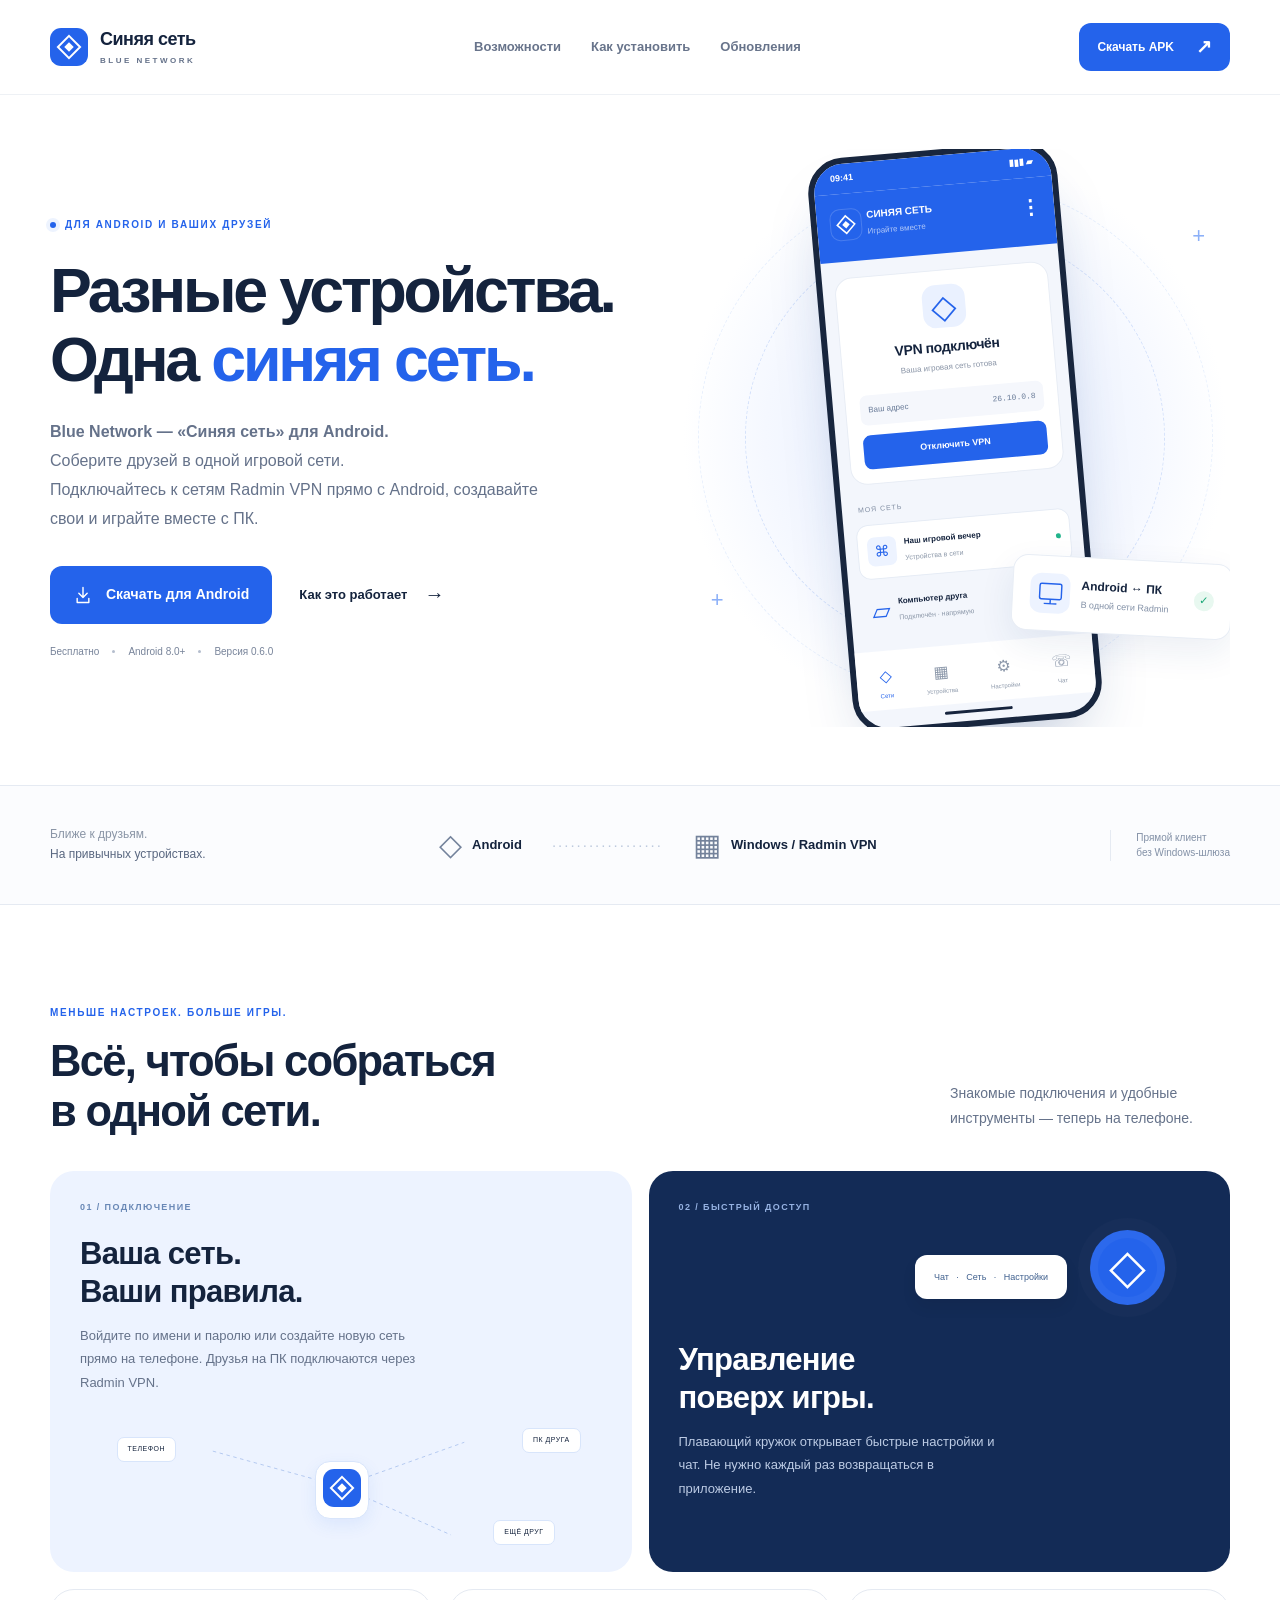
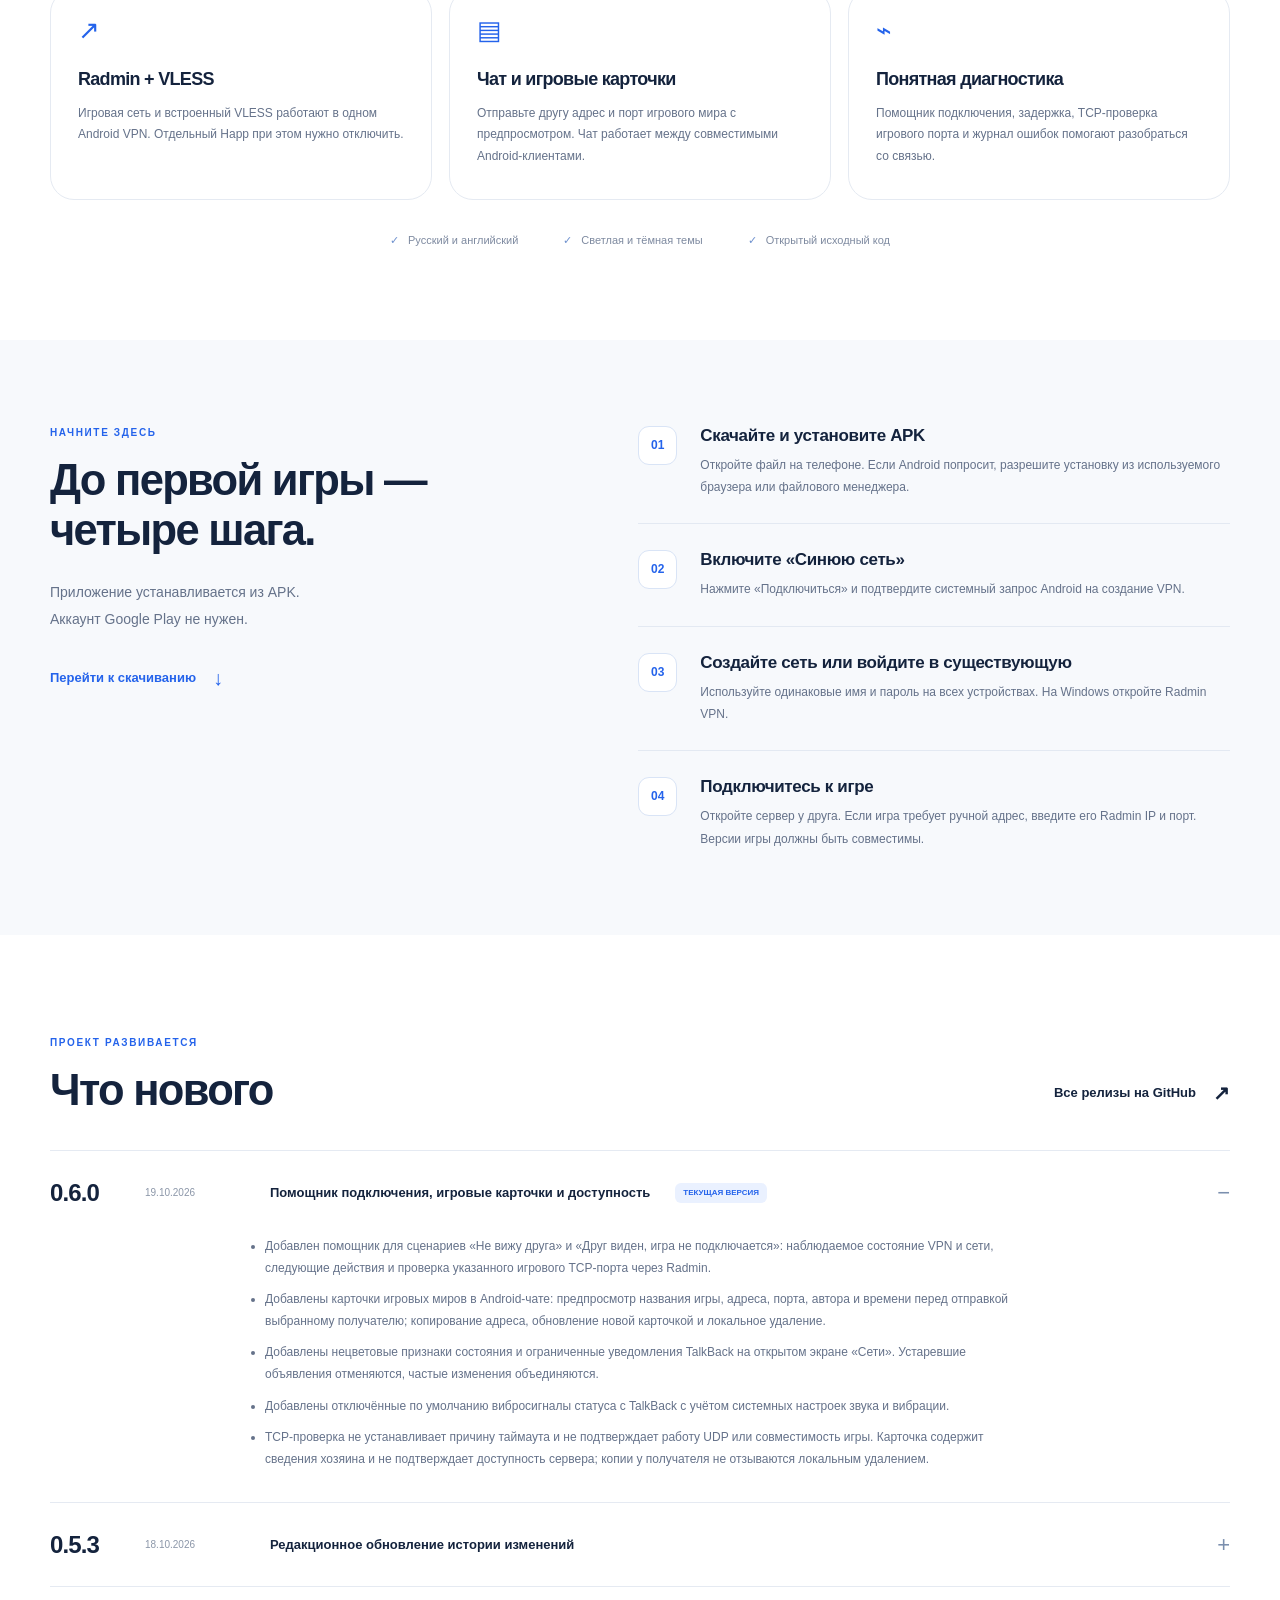
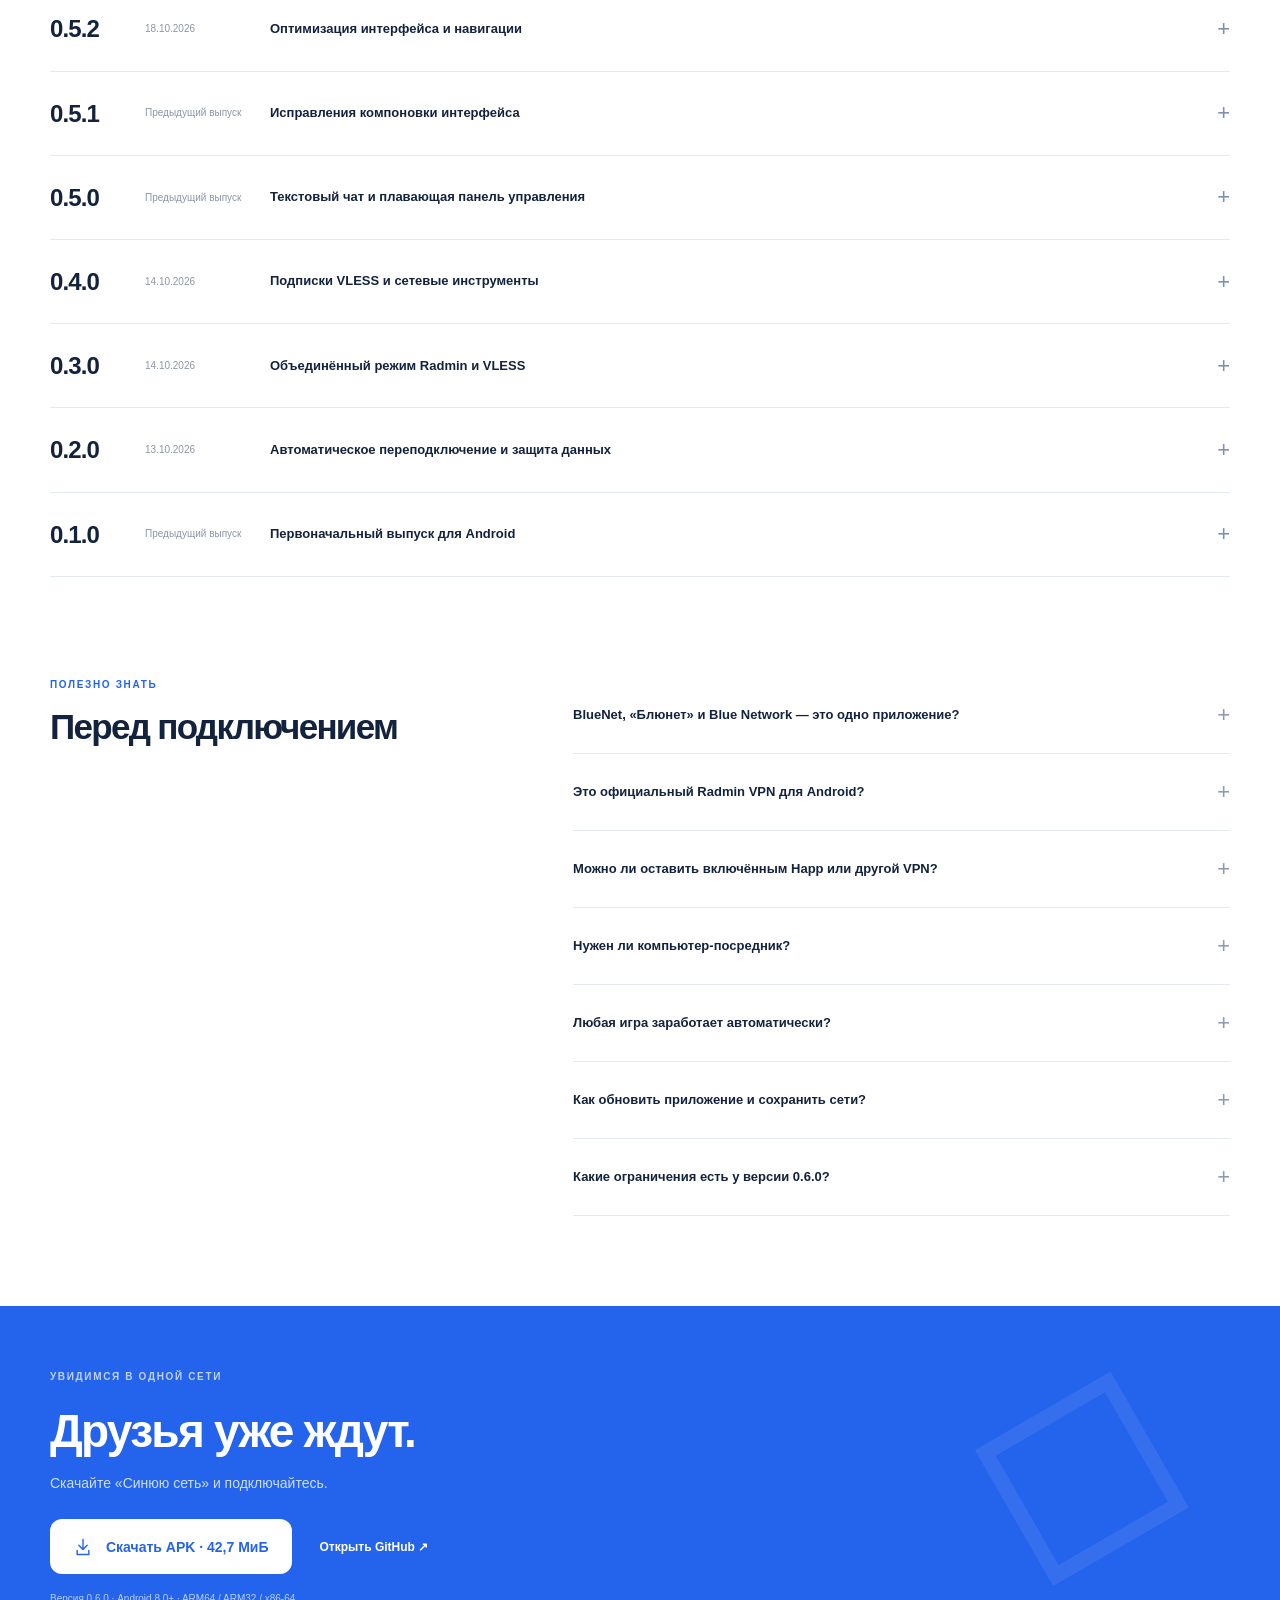
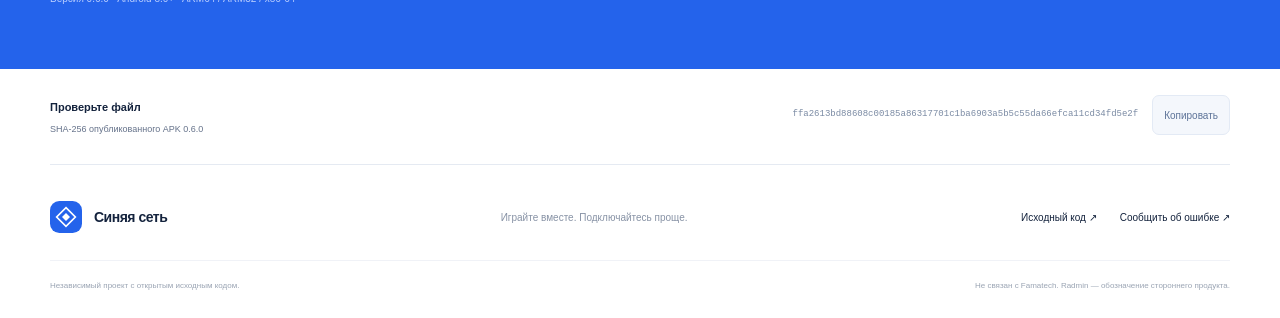
<file: index.html>
<!doctype html>
<html lang="ru">
<head>
  <meta charset="utf-8"><meta name="viewport" content="width=device-width, initial-scale=1">
  <meta name="theme-color" content="#2463eb"><meta name="description" content="Blue Network («Синяя сеть») — неофициальный Android-клиент сетей Radmin VPN. Скачайте APK, создавайте сети и играйте с друзьями на телефонах и ПК.">
  <meta property="og:title" content="Blue Network — Синяя сеть: скачать APK для Android"><meta property="og:description" content="Blue Network («Синяя сеть») — неофициальный Android-клиент сетей Radmin VPN. Скачайте APK, создавайте сети и играйте с друзьями на телефонах и ПК."><meta property="og:type" content="website">
  <link rel="canonical" href="https://nozomit01.github.io/"><meta property="og:url" content="https://nozomit01.github.io/">
  <title>Blue Network — Синяя сеть: скачать APK для Android</title>
  <meta name="robots" content="index, follow"><meta property="og:site_name" content="Синяя сеть — Blue Network"><meta property="og:locale" content="ru_RU">
  <script type="application/ld+json">{"@context":"https://schema.org","@graph":[{"@type":"WebSite","@id":"https://nozomit01.github.io/#website","url":"https://nozomit01.github.io/","name":"Синяя сеть","alternateName":["Blue Network","BlueNet","Блюнет"],"inLanguage":"ru"},{"@type":"MobileApplication","name":"Синяя сеть","alternateName":["Blue Network","BlueNet","Блюнет"],"url":"https://nozomit01.github.io/","description":"Неофициальный Android-клиент сетей Radmin VPN для совместной игры с телефонами и ПК. Независимый проект, не связанный с Famatech.","operatingSystem":"Android 8.0 и выше","applicationCategory":"UtilitiesApplication","softwareVersion":"0.6.0","downloadUrl":"https://raw.githubusercontent.com/Nozomit01/Bluenet/refs/tags/v0.6.0/releases/BlueNetwork-0.6.0.apk","offers":{"@type":"Offer","price":"0","priceCurrency":"USD"},"@id":"https://nozomit01.github.io/#app"}]}</script>
  <link rel="icon" href="./assets/icon.svg" type="image/svg+xml"><link rel="stylesheet" href="./style.css"><script src="./app.js" defer></script>
</head>
<body>
<a class="skip" href="#main">Перейти к содержимому</a>
<header class="header"><div class="wrap nav">
  <a class="brand" href="#" aria-label="Синяя сеть — на главную"><img src="./assets/icon.svg" alt="" width="38" height="38"><span>Синяя сеть<span class="brand-sub">BLUE NETWORK</span></span></a>
  <nav aria-label="Основная навигация"><a href="#features">Возможности</a><a href="#install">Как установить</a><a href="#updates">Обновления</a></nav>
  <a class="button button-small" href="#download">Скачать APK <span aria-hidden="true">↗</span></a>
</div></header>
<main id="main">
<section class="hero wrap">
  <div class="hero-copy"><div class="eyebrow"><span class="status-dot"></span> ДЛЯ ANDROID И ВАШИХ ДРУЗЕЙ</div>
    <h1>Разные устройства.<br>Одна <span>синяя сеть.</span></h1>
    <p class="lead"><strong>Blue Network — «Синяя сеть» для Android.</strong><br>Соберите друзей в одной игровой сети.<br class="desktop-break"> Подключайтесь к сетям Radmin VPN прямо с&nbsp;Android, создавайте свои и играйте вместе с&nbsp;ПК.</p>
    <div class="hero-actions"><a class="button button-main" data-apk href="https://raw.githubusercontent.com/Nozomit01/Bluenet/refs/tags/v0.6.0/releases/BlueNetwork-0.6.0.apk"><svg viewBox="0 0 24 24" aria-hidden="true"><path d="M12 3v12m-5-5 5 5 5-5M5 16v5h14v-5"/></svg>Скачать для Android</a><a class="text-link" href="#install">Как это работает <span aria-hidden="true">→</span></a></div>
    <div class="hero-meta"><span>Бесплатно</span><i></i><span>Android 8.0+</span><i></i><span>Версия 0.6.0</span></div>
  </div>
  <div class="hero-visual" aria-label="Демонстрация интерфейса и подключения телефона к компьютеру">
    <div class="orbit orbit-one"></div><div class="orbit orbit-two"></div><div class="visual-cross cross-one">+</div><div class="visual-cross cross-two">+</div>
    <div class="phone"><div class="phone-status"><span>09:41</span><span aria-hidden="true">▮▮▮ ▰</span></div><div class="phone-head"><img src="./assets/icon.svg" width="30" height="30" alt=""><div>СИНЯЯ СЕТЬ<small>Играйте вместе</small></div><span class="phone-menu" aria-hidden="true">⋮</span></div>
      <div class="phone-body"><div class="phone-connected"><div class="connection-symbol">◇</div><strong>VPN подключён</strong><span class="phone-muted">Ваша игровая сеть готова</span><div class="ip"><span>Ваш адрес</span><code>26.10.0.8</code></div><div class="demo-control">Отключить VPN</div></div><div class="phone-label">МОЯ СЕТЬ</div><div class="phone-network"><div class="network-icon">⌘</div><div><strong>Наш игровой вечер</strong><small>Устройства в сети</small></div><span class="tiny-dot"></span></div><div class="phone-peer"><span class="peer-icon">▱</span><div><strong>Компьютер друга</strong><small>Подключён · напрямую</small></div><span class="signal" aria-label="Уровень сигнала"><i></i><i></i><i></i><i></i></span></div></div>
      <div class="phone-tabs"><span class="phone-tab-active">◇<small>Сети</small></span><span>▦<small>Устройства</small></span><span>⚙<small>Настройки</small></span><span>☏<small>Чат</small></span></div><div class="phone-home"></div>
    </div>
    <div class="pc-badge"><div class="pc-icon"><svg viewBox="0 0 32 32" aria-hidden="true"><rect x="4" y="5" width="24" height="17" rx="2"/><path d="M16 22v5m-7 0h14"/></svg></div><div><strong>Android ↔ ПК</strong><small>В одной сети Radmin</small></div><span class="badge-check">✓</span></div>
    <div class="visual-caption">Пример интерфейса · данные демонстрационные</div>
  </div>
</section>
<section class="compatibility"><div class="wrap compatibility-inner"><span class="compat-title">Ближе к друзьям.<br><strong>На привычных устройствах.</strong></span><div><span class="compat-glyph">◇</span><strong>Android</strong></div><span class="connection-line" aria-hidden="true">··················</span><div><span class="compat-glyph">▦</span><strong>Windows / Radmin VPN</strong></div><span class="compat-note">Прямой клиент<br>без Windows-шлюза</span></div></section>
<section class="section wrap" id="features"><div class="section-top"><div><span class="eyebrow">МЕНЬШЕ НАСТРОЕК. БОЛЬШЕ ИГРЫ.</span><h2>Всё, чтобы собраться<br>в&nbsp;одной сети.</h2></div><p class="section-intro">Знакомые подключения и удобные инструменты — теперь на телефоне.</p></div>
  <div class="feature-grid"><article class="feature feature-large"><div class="feature-index">01 / ПОДКЛЮЧЕНИЕ</div><h3>Ваша сеть.<br>Ваши правила.</h3><p>Войдите по имени и паролю или создайте новую сеть прямо на телефоне. Друзья на ПК подключаются через Radmin VPN.</p><div class="network-demo" aria-hidden="true"><span class="node node-a">ТЕЛЕФОН</span><span class="node node-center"><img src="./assets/icon.svg" width="38" height="38" alt=""></span><span class="node node-b">ПК ДРУГА</span><span class="node node-c">ЕЩЁ ДРУГ</span><svg viewBox="0 0 450 170"><path d="M80 50 225 90 365 40M225 90 350 145"/></svg></div></article>
  <article class="feature feature-dark"><div class="feature-index">02 / БЫСТРЫЙ ДОСТУП</div><span class="bubble-demo" aria-hidden="true">◇<span>Чат&nbsp; &nbsp;·&nbsp; &nbsp;Сеть&nbsp; &nbsp;·&nbsp; &nbsp;Настройки</span></span><h3>Управление<br>поверх игры.</h3><p>Плавающий кружок открывает быстрые настройки и чат. Не нужно каждый раз возвращаться в приложение.</p></article>
  <article class="feature feature-small"><div class="feature-icon" aria-hidden="true">↗</div><h3>Radmin + VLESS</h3><p>Игровая сеть и встроенный VLESS работают в одном Android VPN. Отдельный Happ при этом нужно отключить.</p></article>
  <article class="feature feature-small"><div class="feature-icon" aria-hidden="true">▤</div><h3>Чат и игровые карточки</h3><p>Отправьте другу адрес и порт игрового мира с предпросмотром. Чат работает между совместимыми Android-клиентами.</p></article>
  <article class="feature feature-small"><div class="feature-icon" aria-hidden="true">⌁</div><h3>Понятная диагностика</h3><p>Помощник подключения, задержка, TCP-проверка игрового порта и журнал ошибок помогают разобраться со связью.</p></article>
  </div>
  <div class="feature-foot"><span>Русский и английский</span><span>Светлая и тёмная темы</span><span>Открытый исходный код</span></div>
</section>
<section class="install-section" id="install"><div class="wrap install-layout"><div class="install-heading"><span class="eyebrow">НАЧНИТЕ ЗДЕСЬ</span><h2>До первой игры —<br>четыре шага.</h2><p>Приложение устанавливается из APK.<br>Аккаунт Google Play не нужен.</p><a class="text-link" href="#download">Перейти к скачиванию <span aria-hidden="true">↓</span></a></div><ol class="steps"><li><span>01</span><div><h3>Скачайте и установите APK</h3><p>Откройте файл на телефоне. Если Android попросит, разрешите установку из используемого браузера или файлового менеджера.</p></div></li><li><span>02</span><div><h3>Включите «Синюю сеть»</h3><p>Нажмите «Подключиться» и подтвердите системный запрос Android на создание VPN.</p></div></li><li><span>03</span><div><h3>Создайте сеть или войдите в существующую</h3><p>Используйте одинаковые имя и пароль на всех устройствах. На Windows откройте Radmin VPN.</p></div></li><li><span>04</span><div><h3>Подключитесь к игре</h3><p>Откройте сервер у друга. Если игра требует ручной адрес, введите его Radmin IP и порт. Версии игры должны быть совместимы.</p></div></li></ol></div></section>
<section class="section wrap" id="updates"><div class="section-top"><div><span class="eyebrow">ПРОЕКТ РАЗВИВАЕТСЯ</span><h2>Что нового</h2></div><a class="text-link" href="https://github.com/Nozomit01/Bluenet/releases" target="_blank" rel="noopener noreferrer">Все релизы на GitHub <span aria-hidden="true">↗</span></a></div><div id="release-notes"><details class="release" open><summary><span class="release-version">0.6.0</span><span class="release-date">19.10.2026</span><span class="release-title">Помощник подключения, игровые карточки и доступность</span><span class="release-tag">ТЕКУЩАЯ ВЕРСИЯ</span></summary><ul><li>Добавлен помощник для сценариев «Не вижу друга» и «Друг виден, игра не подключается»: наблюдаемое состояние VPN и сети, следующие действия и проверка указанного игрового TCP-порта через Radmin.</li><li>Добавлены карточки игровых миров в Android-чате: предпросмотр названия игры, адреса, порта, автора и времени перед отправкой выбранному получателю; копирование адреса, обновление новой карточкой и локальное удаление.</li><li>Добавлены нецветовые признаки состояния и ограниченные уведомления TalkBack на открытом экране «Сети». Устаревшие объявления отменяются, частые изменения объединяются.</li><li>Добавлены отключённые по умолчанию вибросигналы статуса с TalkBack с учётом системных настроек звука и вибрации.</li><li>TCP-проверка не устанавливает причину таймаута и не подтверждает работу UDP или совместимость игры. Карточка содержит сведения хозяина и не подтверждает доступность сервера; копии у получателя не отзываются локальным удалением.</li></ul></details><details class="release"><summary><span class="release-version">0.5.3</span><span class="release-date">18.10.2026</span><span class="release-title">Редакционное обновление истории изменений</span></summary><ul><li>История изменений приведена к единому официальному стилю на русском и английском языках.</li><li>Уточнены формулировки в истории изменений и сопроводительной документации с сохранением сведений о версиях, возможностях и ограничениях.</li></ul></details><details class="release"><summary><span class="release-version">0.5.2</span><span class="release-date">18.10.2026</span><span class="release-title">Оптимизация интерфейса и навигации</span></summary><ul><li>Оптимизирована компоновка главного экрана: основные действия перенесены выше, области нажатия значков увеличены.</li><li>Настройки сгруппированы по назначению. Добавлено отображение выбранной темы и текущего состояния подключения.</li><li>Унифицировано синее оформление экранов серверов, приглашений и игровых инструментов.</li><li>Добавлено отображение хода проверок. Кнопка «Назад» остаётся доступной во время их выполнения.</li><li>Уточнены элементы выбора получателя и сообщения об отсутствии подключения в чате.</li><li>При обновлении истории чата сохраняется положение прокрутки, если открыты предыдущие сообщения.</li></ul></details><details class="release"><summary><span class="release-version">0.5.1</span><span class="release-date">Предыдущий выпуск</span><span class="release-title">Исправления компоновки интерфейса</span></summary><ul><li>Исправлено размещение текста и кнопок на главном экране и экране чата.</li><li>Скорректированы отступы и переносы текста при увеличенном системном размере шрифта.</li><li>Добавлена история обновлений на русском и английском языках, доступная в приложении без подключения к интернету.</li></ul></details><details class="release"><summary><span class="release-version">0.5.0</span><span class="release-date">Предыдущий выпуск</span><span class="release-title">Текстовый чат и плавающая панель управления</span></summary><ul><li>Упрощена структура главного экрана. Добавлен поиск устройств по имени и IP-адресу.</li><li>Добавлен личный текстовый чат между обновлёнными Android-клиентами «Синей сети» с подтверждением доставки, зашифрованной историей и быстрыми фразами. Чат несовместим с Windows-клиентом Radmin.</li><li>Добавлена плавающая панель с быстрыми действиями и чатом поверх игрового экрана. Для её отображения требуется разрешение Android «Поверх других приложений».</li><li>Добавлены копирование собственного VPN-адреса из плавающей панели и режим «Не гасить экран».</li></ul></details><details class="release"><summary><span class="release-version">0.4.0</span><span class="release-date">14.10.2026</span><span class="release-title">Подписки VLESS и сетевые инструменты</span></summary><ul><li>Добавлены HTTPS-подписки VLESS с поддержкой до 24 серверов, ежедневным обновлением, проверкой времени отклика и ограниченным переключением на резервный сервер.</li><li>Добавлен выбор приложений, использующих VLESS, на Android 10 и более поздних версиях.</li><li>В объединённом режиме обеспечено сохранение блокирующего туннеля при сбоях, пока работает VPN-служба. Принудительная остановка приложения средствами Android и ручное отключение VPN снимают защиту.</li><li>Добавлены избранные устройства, проверка игрового TCP-порта, QR-приглашения и плитка быстрых настроек Android.</li><li>Добавлена история задержки и доли проверочных запросов без ответа за последние 10 минут.</li></ul></details><details class="release"><summary><span class="release-version">0.3.0</span><span class="release-date">14.10.2026</span><span class="release-title">Объединённый режим Radmin и VLESS</span></summary><ul><li>Добавлена встроенная поддержка VLESS для одновременного использования сети Radmin и интернет-VPN в одном туннеле, без отдельного запуска Happ.</li><li>Добавлено создание сети с телефона без Windows-шлюза.</li><li>Добавлены диагностика подключения, приватный журнал ошибок и индикатор качества VPN на основе измеренной задержки.</li><li>Добавлены русский и английский языки, а также светлая, ночная и системная темы.</li></ul></details><details class="release"><summary><span class="release-version">0.2.0</span><span class="release-date">13.10.2026</span><span class="release-title">Автоматическое переподключение и защита данных</span></summary><ul><li>Добавлено автоматическое переподключение с ограниченным числом попыток после сетевого сбоя или смены сети.</li><li>Добавлен экспорт диагностики без идентификаторов и секретных данных, выполняемый только по действию пользователя.</li><li>Усилены проверки отправителя ARP, обработка повреждённых профилей и защита от повторной регистрации при неоднозначном ответе.</li><li>Добавлена защита парольных диалогов от снимков экрана и сохранения введённых данных.</li></ul></details><details class="release"><summary><span class="release-version">0.1.0</span><span class="release-date">Предыдущий выпуск</span><span class="release-title">Первоначальный выпуск для Android</span></summary><ul><li>Выпущен прямой клиент сетей Radmin VPN на основе OpenRad с русским интерфейсом в синих цветах.</li><li>Реализованы прямые подключения и подключение через ретранслятор, работа с сетями, список участников и измерение задержки.</li><li>Обеспечено зашифрованное хранение идентичности устройства с использованием Android Keystore.</li><li>Пользователем подтверждён сценарий совместной игры в Minecraft с Windows-клиентом Radmin VPN.</li></ul></details></div></section>
<section class="section faq-section wrap" id="faq"><div><span class="eyebrow">ПОЛЕЗНО ЗНАТЬ</span><h2>Перед подключением</h2></div><div class="faq-list">
  <details><summary>BlueNet, «Блюнет» и Blue Network — это одно приложение?</summary><p>Да. BlueNet («Блюнет») — короткое название проекта Blue Network, или «Синяя сеть». Это независимый Android-клиент сетей Radmin VPN: здесь можно скачать APK, узнать об установке и посмотреть историю обновлений.</p></details>
  <details><summary>Это официальный Radmin VPN для Android?</summary><p>Нет. «Синяя сеть» — независимый неофициальный клиент на основе OpenRad. Проект не связан с Famatech. На Windows используется отдельный клиент Radmin VPN.</p></details>
  <details><summary>Можно ли оставить включённым Happ или другой VPN?</summary><p>Android допускает один активный VPN на профиль пользователя. Для совместной работы используйте встроенный режим «Radmin + VLESS», импортировав поддерживаемый VLESS-профиль или HTTPS-подписку. Отдельный VPN, включая Happ, нужно отключить. Зашифрованные ссылки happ:// не поддерживаются.</p></details>
  <details><summary>Нужен ли компьютер-посредник?</summary><p>Windows-шлюз для подключения телефона к Radmin-сети не требуется. Если игровой сервер запущен на ПК друга, этот компьютер, конечно, должен быть включён и доступен в той же сети.</p></details>
  <details><summary>Любая игра заработает автоматически?</summary><p>Совместимость зависит от игры, версии и настроек сервера. Не каждая игра обнаруживает серверы автоматически. Открытый TCP-порт не подтверждает работу UDP или Bedrock. Чат «Синей сети» не совместим с чатом Windows Radmin.</p></details>
  <details><summary>Как обновить приложение и сохранить сети?</summary><p>Скачайте новую версию из официального репозитория проекта и установите поверх старой. Не удаляйте приложение и не очищайте его данные перед обновлением. Для совместимого обновления должна сохраняться подпись приложения.</p></details>
  <details><summary>Какие ограничения есть у версии 0.6.0?</summary><p>В проверках подтверждена 31 уникальная группа в нескольких прогонах; единого полностью успешного прогона не было. В повторном прогоне был сбой старта VLESS, причина пока не установлена. Эта версия не прошла отдельную проверку на физических ARM-телефонах, реальных VLESS-серверах и в сценарии двух устройств; речь TalkBack и физическая вибрация не проверены. В искусственном окне высотой 240 dp с текстом 2× помощник показывал только заголовок; работа с клавиатурой и в альбомном режиме этим тестом не подтверждена. <a href="https://github.com/Nozomit01/Bluenet/blob/v0.6.0/verification/0.6.0/verification.json" target="_blank" rel="noopener noreferrer">Полный отчёт проверки</a>.</p></details>
</div></section>
<section class="download-section" id="download"><div class="wrap download-layout"><div><span class="eyebrow">УВИДИМСЯ В ОДНОЙ СЕТИ</span><h2>Друзья уже ждут.</h2><p>Скачайте «Синюю сеть» и подключайтесь.</p><div class="download-actions"><a class="button button-white" data-apk href="https://raw.githubusercontent.com/Nozomit01/Bluenet/refs/tags/v0.6.0/releases/BlueNetwork-0.6.0.apk"><svg viewBox="0 0 24 24" aria-hidden="true"><path d="M12 3v12m-5-5 5 5 5-5M5 16v5h14v-5"/></svg>Скачать APK · 42,7 МиБ</a><a class="download-github" href="https://github.com/Nozomit01/Bluenet/releases/latest" target="_blank" rel="noopener noreferrer">Открыть GitHub ↗</a></div><p class="download-meta">Версия 0.6.0 · Android 8.0+ · ARM64 / ARM32 / x86-64</p></div><div class="download-symbol" aria-hidden="true">◇</div></div></section>
<section class="checksum wrap"><div><strong>Проверьте файл</strong><p>SHA-256 опубликованного APK 0.6.0</p></div><div class="hash-group"><code id="apk-hash">ffa2613bd88608c00185a86317701c1ba6903a5b5c55da66efca11cd34fd5e2f</code><button id="copy-hash" type="button" aria-label="Скопировать контрольную сумму SHA-256">Копировать</button><span id="copy-status" role="status" aria-live="polite"></span></div></section>
</main>
<footer class="footer"><div class="wrap footer-main"><a class="brand" href="#"><img src="./assets/icon.svg" alt="" width="32" height="32"><span>Синяя сеть</span></a><p>Играйте вместе. Подключайтесь проще.</p><div><a href="https://github.com/Nozomit01/Bluenet" target="_blank" rel="noopener noreferrer">Исходный код ↗</a><a href="https://github.com/Nozomit01/Bluenet/issues" target="_blank" rel="noopener noreferrer">Сообщить об ошибке ↗</a></div></div><div class="wrap footer-bottom"><span>Независимый проект с открытым исходным кодом.</span><span>Не связан с Famatech. Radmin — обозначение стороннего продукта.</span></div></footer>
</body>
</html>
</file>
<file: style.css>
@charset "UTF-8";
:root{--blue:#2463eb;--navy:#14233d;--muted:#65728a;--line:#e5eaf2;--surface:#f5f7fb;--radius:24px}*{box-sizing:border-box}html{scroll-behavior:smooth;scroll-padding-top:100px}body{margin:0;color:var(--navy);font-family:Inter,-apple-system,BlinkMacSystemFont,"Segoe UI",Arial,sans-serif;line-height:1.55;-webkit-font-smoothing:antialiased}a{color:inherit;text-decoration:none}button{font:inherit;cursor:pointer}a,button,summary{-webkit-tap-highlight-color:transparent}a:focus-visible,button:focus-visible,summary:focus-visible{outline:3px solid #ffba49;outline-offset:5px}svg{display:block}.wrap{width:min(1180px,calc(100% - 72px));margin:auto}.skip{position:fixed;top:-100px;left:20px;padding:12px;background:#fff;z-index:100}.skip:focus{top:10px}.header{position:sticky;top:0;z-index:20;background:#ffffffed;backdrop-filter:blur(15px);border-bottom:1px solid #eef1f5}.nav{height:94px;display:flex;align-items:center;justify-content:space-between;gap:26px}.brand{display:inline-flex;align-items:center;gap:12px;font-size:18px;font-weight:750;letter-spacing:-.5px;white-space:nowrap}.brand-sub{display:block;font-size:8px;letter-spacing:2.5px;color:var(--muted);font-weight:650;margin-top:1px}.nav nav{display:flex;gap:30px;color:#68748b;font-size:13px;font-weight:600}.nav nav a:hover,.footer a:hover{color:var(--blue)}.button{display:inline-flex;align-items:center;justify-content:center;gap:13px;border-radius:12px;background:var(--blue);color:white;font-weight:650;line-height:1.2;transition:background .2s,transform .2s;min-height:50px;padding:16px 23px;font-size:14px}.button:hover{background:#174fc9;transform:translateY(-2px)}.button-small{min-height:44px;padding:13px 18px;font-size:12px}.button-small span{font-size:19px;margin-left:9px}.button svg{width:20px;height:20px;fill:none;stroke:currentColor;stroke-width:1.7;stroke-linecap:round;stroke-linejoin:round}.hero{min-height:690px;display:grid;grid-template-columns:1.13fr 1fr;align-items:center;gap:10px;padding-top:50px;padding-bottom:54px}.eyebrow{font-size:10px;letter-spacing:1.65px;font-weight:750;display:flex;align-items:center;gap:9px;color:var(--blue)}.status-dot{width:6px;height:6px;border-radius:50%;background:var(--blue);box-shadow:0 0 0 4px #2463eb14}h1{font-size:clamp(42px,4.9vw,66px);line-height:1.1;letter-spacing:-3.2px;font-weight:760;margin:24px 0}h1 span{color:var(--blue)}.lead{font-size:16px;line-height:1.8;color:var(--muted);max-width:500px;margin:0}.hero-actions{display:flex;align-items:center;gap:27px;margin-top:32px;flex-wrap:wrap}.button-main{padding:18px 23px;min-height:58px}.text-link{font-size:13px;font-weight:650;display:inline-flex;align-items:center;gap:17px;min-height:44px}.text-link:hover{color:var(--blue)}.text-link span{font-size:20px}.hero-meta{display:flex;gap:13px;align-items:center;color:#78849a;font-size:10px;margin-top:20px}.hero-meta i{width:3px;height:3px;border-radius:50%;background:#b4bdcd}.hero-visual{position:relative;min-height:560px;display:flex;align-items:center;justify-content:center;background:radial-gradient(ellipse,#e3ecff 0%,#f5f8ff 49%,#fff0 70%)}.orbit{position:absolute;border:1px dashed #b7cdf7;border-radius:50%;width:420px;height:420px;transform:rotate(-30deg);opacity:.55}.orbit-two{width:515px;height:515px;border-color:#d7e5fb}.visual-cross{position:absolute;color:#8cb0f8;font-size:22px;font-weight:300}.cross-one{top:70px;right:25px}.cross-two{bottom:110px;left:30px}.phone{width:250px;position:relative;border:6px solid #18263e;border-radius:36px;background:#f3f6fc;box-shadow:0 35px 70px -32px #1c3e7d66;overflow:hidden;transform:rotate(-5deg);z-index:2}.phone-status{height:30px;background:var(--blue);color:white;display:flex;align-items:center;justify-content:space-between;font-size:9px;padding:8px 17px;font-weight:650}.phone-head{padding:15px 14px 22px;background:var(--blue);display:flex;align-items:center;gap:6px;color:white;font-size:10px;font-weight:650}.phone-head img{outline:1px solid #ffffff2a;border-radius:9px}.phone-head small{display:block;font-size:8px;opacity:.65;font-weight:400;margin-top:3px}.phone-menu{margin-left:auto;font-size:20px}.phone-body{padding:16px 12px 22px}.phone-connected{border:1px solid #e8edf5;border-radius:17px;background:#fff;padding:14px;display:flex;align-items:center;flex-direction:column}.connection-symbol{border-radius:13px;background:#eaf1ff;color:var(--blue);width:43px;height:43px;display:grid;place-items:center;font-size:33px;line-height:1;margin-bottom:9px}.phone-connected strong{font-size:14px;letter-spacing:-.4px}.phone-muted{font-size:8px;color:#8994a6;margin-top:3px}.ip{font-size:8px;display:flex;width:100%;justify-content:space-between;gap:10px;background:#f5f7fc;border-radius:7px;margin-top:15px;padding:9px 8px;color:#687a97}.demo-control{width:100%;text-align:center;color:#fff;background:var(--blue);border-radius:8px;font-size:9px;font-weight:650;margin-top:10px;padding:10px}.phone-label{font-size:7px;letter-spacing:1px;color:#7f8ca1;margin:20px 4px 9px}.phone-network{padding:12px 9px;background:white;border:1px solid #e6ecf5;border-radius:12px;display:flex;align-items:center;gap:8px;font-size:8px}.network-icon{display:grid;place-items:center;color:var(--blue);background:#edf3ff;border-radius:7px;width:29px;height:29px;font-size:15px}.phone-network small,.phone-peer small{display:block;font-size:7px;color:#8b97a8;margin-top:4px}.tiny-dot{width:5px;height:5px;background:#22b48b;border-radius:50%;margin-left:auto}.phone-peer{display:flex;align-items:center;gap:9px;padding:13px 9px 0;font-size:8px}.peer-icon{font-size:24px;color:var(--blue)}.signal{display:flex;gap:2px;align-items:flex-end;margin-left:auto;height:11px}.signal i{width:3px;background:#29b791;border-radius:1px}.signal i:nth-child(1){height:4px}.signal i:nth-child(2){height:6px}.signal i:nth-child(3){height:8px}.signal i:nth-child(4){height:11px}.phone-tabs{display:flex;justify-content:space-around;padding:14px 6px 8px;background:#fff;color:#8c98aa;font-size:16px;text-align:center}.phone-tabs span small{display:block;font-size:6px;line-height:2}.phone-tabs .phone-tab-active{color:var(--blue)}.phone-home{height:3px;width:68px;background:#16243d;border-radius:3px;margin:7px auto 8px}.pc-badge{position:absolute;bottom:92px;right:-2px;z-index:3;background:white;border:1px solid #e8edf5;box-shadow:0 13px 35px #1b3d7515;display:flex;align-items:center;gap:11px;padding:17px;border-radius:15px;transform:rotate(3deg);font-size:12px}.pc-badge small{display:block;color:#8290a6;font-size:9px;margin-top:4px}.pc-icon{display:grid;place-items:center;width:40px;height:40px;border-radius:11px;background:#edf3ff;color:var(--blue)}.pc-icon svg{width:29px;height:29px;fill:none;stroke:currentColor;stroke-width:1.6}.badge-check{margin-left:14px;border-radius:50%;background:#e8f8f0;color:#18a776;width:20px;height:20px;display:grid;place-items:center;font-size:11px}.visual-caption{position:absolute;bottom:10px;color:#8b97a8;font-size:8px;letter-spacing:.1px}.compatibility{border-top:1px solid var(--line);border-bottom:1px solid var(--line);background:#fbfcfe}.compatibility-inner{min-height:118px;display:flex;align-items:center;gap:30px}.compat-title{font-size:12px;color:#8a95a6;line-height:1.65;margin-right:auto}.compat-title strong{font-weight:500;color:#596780}.compatibility-inner>div{display:flex;align-items:center;gap:10px;font-size:13px}.compat-glyph{font-size:30px;color:#73829b;line-height:1}.connection-line{color:#bdc9dd;letter-spacing:2px;font-size:15px}.compat-note{border-left:1px solid var(--line);padding-left:25px;margin-left:auto;color:#8290a6;font-size:10px}.section{padding-top:100px;padding-bottom:90px}.section-top{display:flex;align-items:flex-end;justify-content:space-between;gap:30px;margin-bottom:35px}h2{font-size:clamp(30px,3.4vw,45px);line-height:1.15;letter-spacing:-1.7px;font-weight:720;margin:15px 0 0}.section-intro{font-size:14px;line-height:1.8;color:var(--muted);max-width:280px;margin:0 0 4px}.feature-grid{display:grid;grid-template-columns:repeat(6,1fr);gap:17px}.feature{border-radius:var(--radius);background:var(--surface);padding:30px;overflow:hidden}.feature-large{grid-column:span 3;min-height:375px;background:#edf3ff}.feature-index{font-size:9px;letter-spacing:1.4px;font-weight:700;color:#6988b6}h3{font-size:23px;letter-spacing:-.7px;line-height:1.25;margin:20px 0 12px;font-weight:650}.feature-large h3{font-size:31px}.feature p{font-size:13px;color:var(--muted);line-height:1.8;margin:0;max-width:350px}.network-demo{height:135px;position:relative;margin-top:13px}.network-demo svg{width:100%;height:150px;position:absolute;inset:0;fill:none;stroke:#adc4ee;stroke-width:1;stroke-dasharray:4 4}.node{position:absolute;background:white;padding:6px 10px;border:1px solid #d8e5fb;border-radius:7px;font-size:7px;letter-spacing:.5px;z-index:1;white-space:nowrap}.node-a{top:30px;left:7%}.node-b{top:21px;right:4%}.node-c{bottom:-3px;right:9%}.node-center{top:54px;left:45%;padding:7px;border-radius:15px;box-shadow:0 6px 17px #2463eb16}.feature-dark{grid-column:span 3;background:#132b56;color:#fff;position:relative;padding-top:30px}.feature-dark .feature-index{color:#96b2e2}.feature-dark p{color:#bccbe4;max-width:330px}.feature-dark h3{font-size:31px;margin-top:126px}.bubble-demo{position:absolute;right:65px;top:59px;background:var(--blue);border:8px solid #ffffff09;border-radius:50%;height:75px;width:75px;font-size:48px;line-height:1;display:grid;place-items:center;box-shadow:0 0 0 12px #ffffff04}.bubble-demo span{position:absolute;top:17px;right:90px;background:#fff;color:#41618f;font-size:9px;line-height:1.2;padding:17px 19px;border-radius:12px;white-space:nowrap;box-shadow:0 8px 15px #0001}.feature-small{grid-column:span 2;padding:27px 27px 32px;background:#fff;border:1px solid var(--line)}.feature-icon{font-size:26px;line-height:1;color:var(--blue);margin-bottom:25px}.feature-small h3{font-size:18px;margin:0 0 12px}.feature-small p{font-size:12px}.feature-foot{display:flex;justify-content:center;gap:45px;margin-top:32px;color:#7e8aa0;font-size:11px}.feature-foot span:before{content:'✓';color:#6e91ce;margin-right:9px}.install-section{background:#f7f9fc;padding:85px 0}.install-layout{display:grid;grid-template-columns:1fr 1.12fr;gap:60px}.install-heading p{color:var(--muted);font-size:14px;line-height:1.9;margin:24px 0}.install-heading .text-link{color:var(--blue)}.steps{list-style:none;margin:0;padding:0}.steps li{display:flex;gap:23px;padding:25px 0;border-bottom:1px solid #e3e9f2}.steps li:first-child{padding-top:0}.steps li:last-child{border-bottom:0;padding-bottom:0}.steps li>span{font-size:12px;font-weight:650;color:var(--blue);border:1px solid #d9e4f6;background:white;width:39px;height:39px;border-radius:11px;display:grid;place-items:center;flex-shrink:0;margin-top:1px}.steps h3{font-size:17px;margin:0 0 8px;letter-spacing:-.35px}.steps p{font-size:12px;line-height:1.85;color:var(--muted);margin:0}.release{border-top:1px solid var(--line);padding:23px 0}.release:last-child{border-bottom:1px solid var(--line)}.release summary{list-style:none;cursor:pointer;display:flex;align-items:center;gap:25px}.release summary::-webkit-details-marker,.faq-list summary::-webkit-details-marker{display:none}.release-version{font-size:24px;font-weight:700;letter-spacing:-.9px;min-width:70px}.release-date{color:#8b96a8;font-size:10px;min-width:100px}.release-title{font-size:13px;font-weight:600}.release-tag{background:#eaf1ff;color:var(--blue);border-radius:6px;padding:4px 8px;font-size:8px;font-weight:650}.release summary:after{content:'+';margin-left:auto;font-size:22px;color:#7b8fae}.release[open] summary:after{content:'−'}.release ul{padding-left:20px;margin:23px 0 5px 195px;color:var(--muted);font-size:12px;line-height:1.85;max-width:780px}.release li{margin-bottom:9px}.faq-section{padding-top:10px;display:grid;grid-template-columns:1fr 1.45fr;gap:70px}.faq-section h2{font-size:35px}.faq-list details{border-bottom:1px solid var(--line)}.faq-list summary{list-style:none;display:flex;align-items:center;justify-content:space-between;gap:15px;font-size:13px;font-weight:600;padding:21px 0;cursor:pointer}.faq-list summary:after{content:'+';font-size:22px;color:#8c9bb1;font-weight:400}.faq-list details[open] summary:after{content:'−'}.faq-list p{color:var(--muted);font-size:12px;line-height:1.9;margin:0 25px 22px 0}.faq-list p a{color:var(--blue);text-decoration:underline}.download-section{background:var(--blue);color:#fff;overflow:hidden}.download-layout{display:flex;align-items:center;justify-content:space-between;gap:30px;padding-top:63px;padding-bottom:62px;position:relative}.download-section .eyebrow{color:#bed1ff}.download-section h2{font-size:46px;margin-top:20px}.download-section p{font-size:14px;color:#cdddff;margin:15px 0 25px}.download-actions{display:flex;align-items:center;gap:28px;flex-wrap:wrap}.button-white{background:white;color:var(--blue);min-height:55px}.button-white:hover{background:#edf3ff}.download-github{font-size:12px;font-weight:600;min-height:44px;display:flex;align-items:center}.download-github:hover{text-decoration:underline}.download-section .download-meta{font-size:10px;color:#b9ceff;margin:17px 0 0}.download-symbol{font-size:290px;line-height:1;font-weight:200;color:#ffffff14;position:absolute;right:30px;top:3px;transform:rotate(15deg);pointer-events:none}.checksum{display:flex;align-items:center;justify-content:space-between;gap:25px;padding-top:25px;padding-bottom:27px;border-bottom:1px solid var(--line)}.checksum strong{font-size:11px;font-weight:650}.checksum p{font-size:9px;color:var(--muted);margin:4px 0 0}.hash-group{display:flex;align-items:center;gap:14px;position:relative;min-width:0}.hash-group code{font-size:9px;color:#7a8aa3;overflow-wrap:anywhere}.hash-group button{background:#f4f7fc;border:1px solid #e3eaf5;color:#5d7398;border-radius:7px;padding:9px 11px;min-height:40px;font-size:10px;white-space:nowrap}.hash-group button:hover{background:#eaf1ff}#copy-status{position:absolute;right:0;top:100%;font-size:9px;color:var(--blue);white-space:nowrap}.footer{padding:35px 0 25px}.footer-main{display:flex;align-items:center;justify-content:space-between;gap:25px}.footer-main .brand{font-size:14px}.footer-main p{font-size:10px;color:#8792a5}.footer-main>div{display:flex;gap:23px;font-size:10px;font-weight:500}.footer-bottom{display:flex;justify-content:space-between;gap:20px;color:#9aa4b3;font-size:8px;border-top:1px solid #f0f2f7;margin-top:25px;padding-top:19px}
@media(min-width:1350px){.hero{gap:50px}.pc-badge{right:-15px}}
@media(max-width:1050px){.wrap{width:calc(100% - 48px)}.nav nav{gap:18px}.hero{min-height:650px}.hero-visual{transform:scale(.9);transform-origin:center}.hero-actions{gap:14px}.hero h1{font-size:49px}.lead{font-size:14px}.hero-visual .pc-badge{right:-15px}.orbit-two{width:450px;height:450px}.compatibility-inner{gap:18px}.connection-line{display:none}.compat-note{font-size:9px;padding-left:15px}.release ul{margin-left:100px}.faq-section{gap:35px}.hash-group code{font-size:8px}}
@media(max-width:760px){.wrap{width:calc(100% - 40px)}.nav{height:76px;gap:15px}.nav nav{display:none}.brand{font-size:15px;gap:9px}.brand img{width:33px;height:33px}.brand-sub{font-size:7px;letter-spacing:1.9px}.button-small{font-size:11px;padding:11px 13px;min-height:43px;gap:0}.button-small span{margin-left:9px}.hero{grid-template-columns:1fr;padding-top:55px;padding-bottom:30px;gap:7px}.hero h1{font-size:clamp(39px,8.4vw,62px);letter-spacing:-2px;line-height:1.12;margin-top:22px}.hero-copy{position:relative;z-index:4}.lead{font-size:14px;max-width:480px}.hero-actions{gap:18px;margin-top:27px}.button-main{min-height:55px;padding:16px 18px;font-size:13px}.text-link{font-size:12px;gap:10px}.hero-meta{font-size:9px;gap:11px}.hero-visual{min-height:545px;transform:scale(.93);margin-top:-7px}.phone{transform:rotate(-4deg)}.pc-badge{right:0!important;bottom:90px}.orbit{width:360px;height:360px}.orbit-two{width:430px;height:430px;max-width:110vw}.compatibility-inner{min-height:145px;flex-wrap:wrap;gap:17px 22px;padding-top:22px;padding-bottom:22px;justify-content:center}.compat-title{width:100%;margin:0;text-align:center;font-size:10px}.compat-title br{display:none}.compat-title strong{margin-left:4px}.compatibility-inner>div{font-size:11px}.compat-glyph{font-size:25px}.compat-note{display:none}.section{padding-top:65px;padding-bottom:60px}.section-top{align-items:flex-start;gap:20px;margin-bottom:27px;flex-direction:column}h2{font-size:35px;letter-spacing:-1.2px}.section-intro{font-size:13px;max-width:340px}.feature-grid{grid-template-columns:1fr;gap:14px}.feature{grid-column:auto;padding:25px}.feature-large{min-height:360px}.feature-dark{min-height:330px}.feature-dark h3{margin-top:112px}.feature-small{min-height:190px}.feature-small p{max-width:100%}.feature-small h3{font-size:20px}.feature-icon{margin-bottom:17px}.feature-foot{gap:13px 22px;flex-wrap:wrap;font-size:10px;justify-content:flex-start;margin-top:25px}.install-section{padding:60px 0}.install-layout{grid-template-columns:1fr;gap:33px}.install-heading p{font-size:13px;margin:18px 0 10px}.steps li{gap:17px;padding:22px 0}.steps h3{font-size:16px}.steps p{font-size:12px}.release summary{gap:12px;flex-wrap:wrap}.release-version{font-size:23px;min-width:60px}.release-date{font-size:9px;min-width:0}.release-title{order:4;width:calc(100% - 32px);font-size:12px}.release-tag{margin-left:auto}.release summary:after{width:12px;margin:0}.release ul{margin:18px 0 0 0;font-size:12px}.faq-section{padding-top:5px;grid-template-columns:1fr;gap:23px}.faq-section h2{font-size:32px}.faq-list summary{font-size:12px;padding:20px 0;line-height:1.6}.download-layout{padding-top:52px;padding-bottom:48px}.download-section h2{font-size:37px;position:relative;z-index:1}.download-section p{font-size:12px}.download-actions{gap:14px 23px}.button-white{font-size:12px;padding:16px 18px}.download-symbol{font-size:230px;right:-75px;top:0}.download-section .download-meta{font-size:9px;line-height:1.9}.checksum{flex-direction:column;align-items:flex-start;gap:13px;padding-top:23px;padding-bottom:28px}.hash-group{width:100%;gap:13px}.hash-group code{font-size:8px;line-height:1.8}.footer-main{flex-wrap:wrap;gap:14px}.footer-main p{width:100%;order:3;margin:0}.footer-main>div{font-size:9px;gap:15px;flex-wrap:wrap}.footer-bottom{flex-direction:column;gap:7px;font-size:8px;margin-top:20px}.eyebrow{font-size:8px;letter-spacing:1.4px}}
@media(max-width:360px){.wrap{width:calc(100% - 30px)}.hero h1{font-size:36px}.hero-actions{gap:10px}.hero-visual{transform:scale(.82);min-height:500px;margin-left:-10px;margin-right:-10px}.pc-badge{right:-10px!important}.nav .brand-sub{display:none}.footer-main>div{width:100%}}
@media(prefers-reduced-motion:reduce){html{scroll-behavior:auto}*,*:before,*:after{transition:none!important;animation:none!important}}
/* Keep decorative orbits inside their own illustration, including narrow phones. */
.hero-visual{overflow:clip;border-radius:32px}
@media(max-width:760px){.bubble-demo{right:25px}.bubble-demo span{right:80px;font-size:8px;padding:15px 12px}}
</file>
